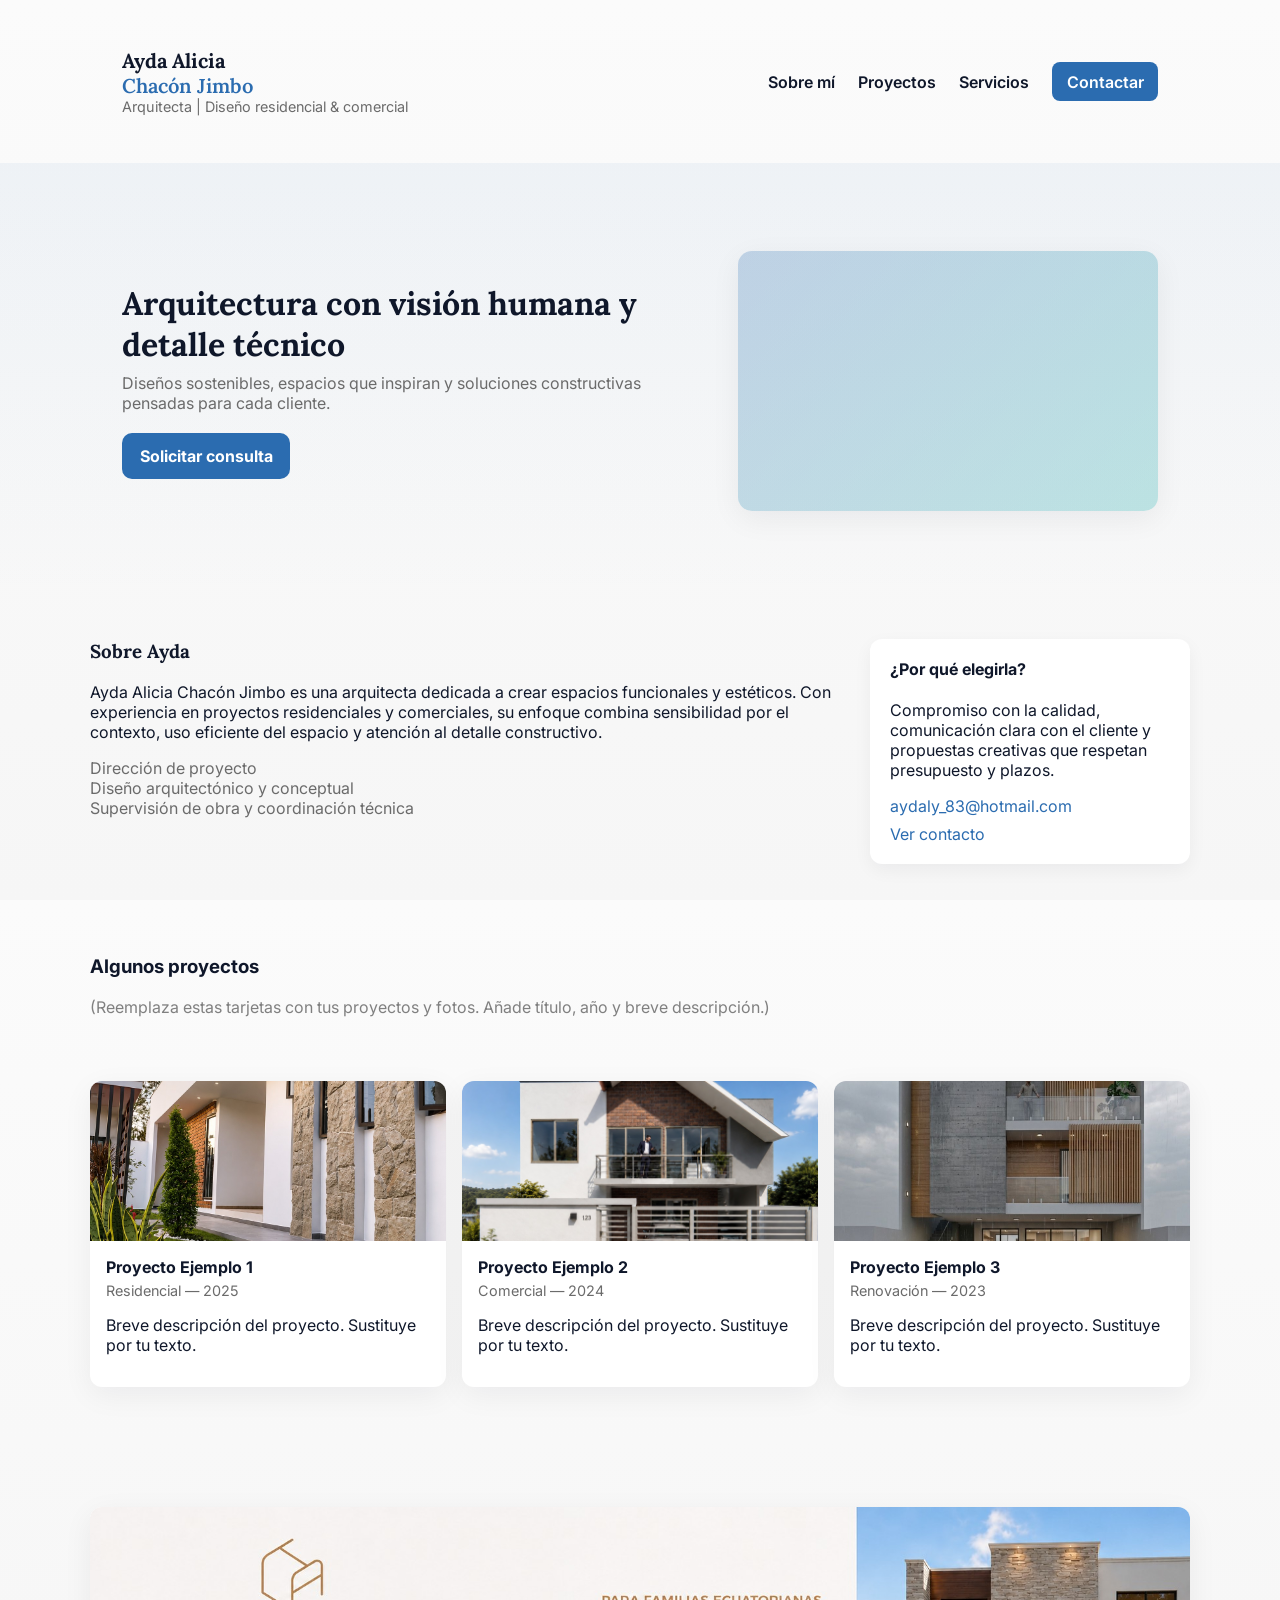
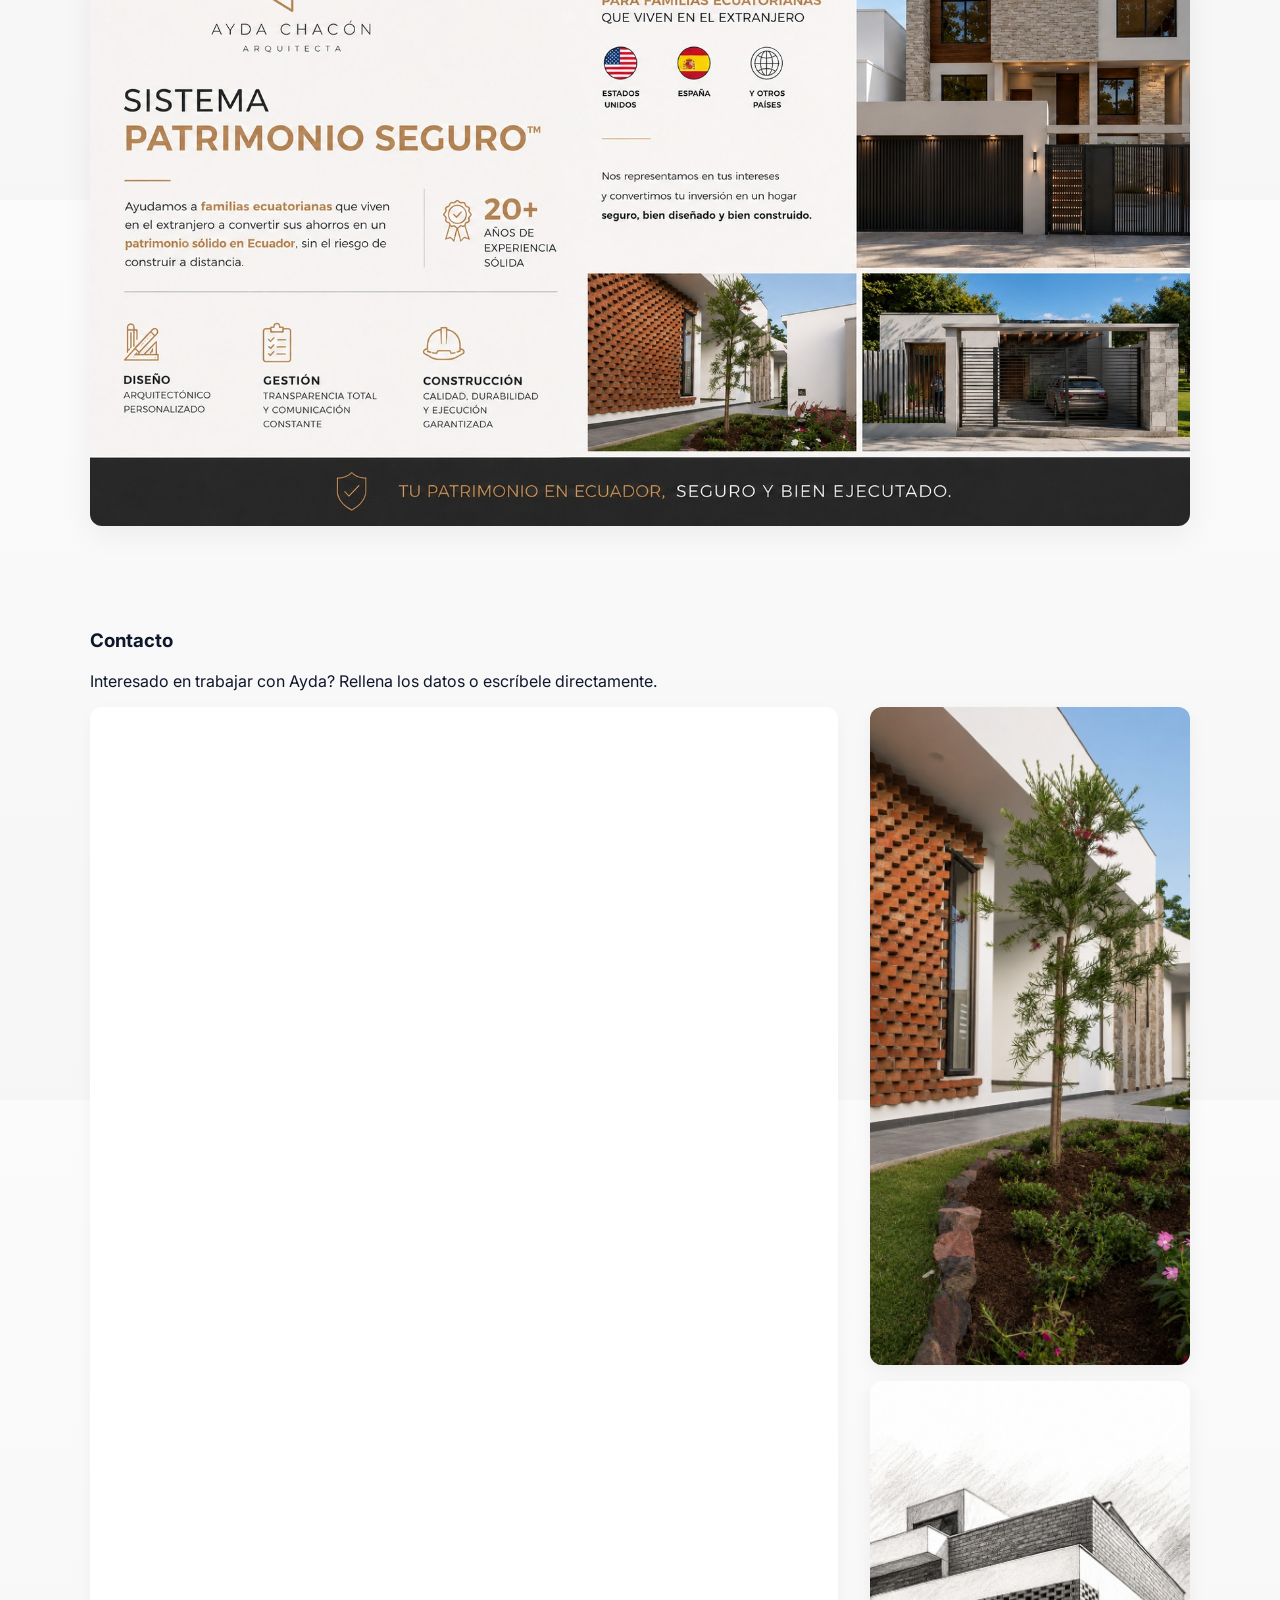
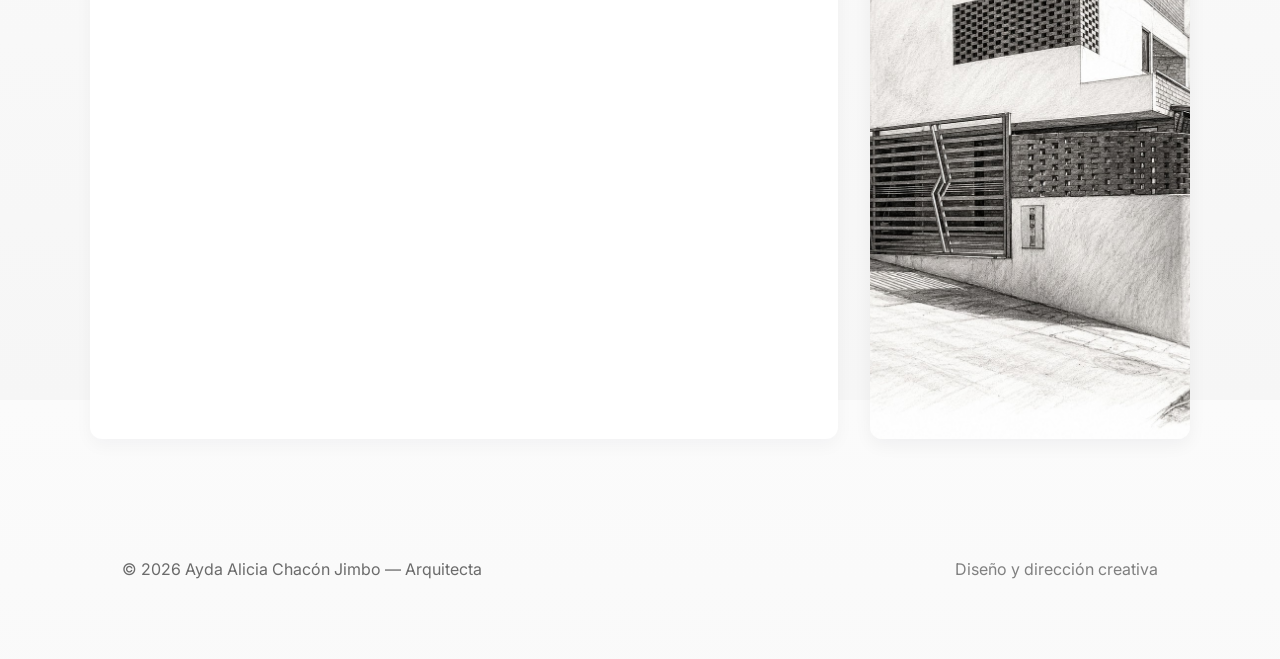
<file: index.html>
<!doctype html>
<html lang="es">
<head>
	<meta charset="utf-8">
	<meta name="viewport" content="width=device-width,initial-scale=1">
	<title>Ayda Alicia Chacón Jimbo — Arquitecta</title>
	<link href="https://fonts.googleapis.com/css2?family=Inter:wght@300;400;600;700&family=Lora:wght@600;700&display=swap" rel="stylesheet">
	<link rel="stylesheet" href="style.css">
</head>
<body>
	<header class="site-header">
		<div class="container site-header__inner">
			<div class="site-header__brand">
				<h1 class="site-header__title">Ayda Alicia <span class="site-header__name">Chacón Jimbo</span></h1>
				<p class="site-header__subtitle">Arquitecta | Diseño residencial & comercial</p>
			</div>
			<nav class="site-nav">
				<a href="#about" class="site-nav__link">Sobre mí</a>
				<a href="#projects" class="site-nav__link">Proyectos</a>
				<a href="#services" class="site-nav__link">Servicios</a>
				<a href="#contact" class="site-nav__link site-nav__link--cta">Contactar</a>
			</nav>
		</div>
	</header>

	<main>
		<section class="hero">
			<div class="container hero__inner">
				<div class="hero__content">
					<h2 class="hero__title">Arquitectura con visión humana y detalle técnico</h2>
					<p class="hero__text">Diseños sostenibles, espacios que inspiran y soluciones constructivas pensadas para cada cliente.</p>
					<a href="#contact" class="button button--primary">Solicitar consulta</a>
				</div>
				<div class="hero__image" aria-hidden="true"></div>
			</div>
		</section>


		<section id="about" class="container about">
			<div class="about__text">
				<h3 class="about__title">Sobre Ayda</h3>
				<p class="about__description">Ayda Alicia Chacón Jimbo es una arquitecta dedicada a crear espacios funcionales y estéticos. Con experiencia en proyectos residenciales y comerciales, su enfoque combina sensibilidad por el contexto, uso eficiente del espacio y atención al detalle constructivo.</p>
				<ul class="about__highlights">
					<li>Dirección de proyecto</li>
					<li>Diseño arquitectónico y conceptual</li>
					<li>Supervisión de obra y coordinación técnica</li>
				</ul>
			</div>
			<aside class="about__card">
				<h4 class="about__card-title">¿Por qué elegirla?</h4>
				<p class="about__card-text">Compromiso con la calidad, comunicación clara con el cliente y propuestas creativas que respetan presupuesto y plazos.</p>
				<div class="about__contact">
					<a href="mailto:aydaly_83@hotmail.com">aydaly_83@hotmail.com</a>
					<a href="#contact">Ver contacto</a>
				</div>
			</aside>
		</section>

		<section id="projects" class="container projects">
			<h3 class="projects__title">Algunos proyectos</h3>
			<p class="text text--muted">(Reemplaza estas tarjetas con tus proyectos y fotos. Añade título, año y breve descripción.)</p>
			<div class="projects__grid">
				<article class="project-card" tabindex="0" role="button" aria-expanded="false">
					<div class="project-card__media">
						<img src="CASA%20CAMPOVERDE2.jpg" alt="Proyecto 1" class="project-card__image">
					</div>
					<div class="project-card__body">
						<h4 class="project-card__title">Proyecto Ejemplo 1</h4>
						<p class="project-card__meta">Residencial — 2025</p>
						<p class="project-card__description">Breve descripción del proyecto. Sustituye por tu texto.</p>
					</div>
				</article>
				<article class="project-card" tabindex="0" role="button" aria-expanded="false">
					<div class="project-card__media">
						<img src="Casa%20Loja%2005-2022.jpg" alt="Proyecto 2" class="project-card__image">
					</div>
					<div class="project-card__body">
						<h4 class="project-card__title">Proyecto Ejemplo 2</h4>
						<p class="project-card__meta">Comercial — 2024</p>
						<p class="project-card__description">Breve descripción del proyecto. Sustituye por tu texto.</p>
					</div>
				</article>
				<article class="project-card" tabindex="0" role="button" aria-expanded="false">
					<div class="project-card__media">
						<img src="Proyecto%20Luna%2001-2026.jpg" alt="Proyecto 3" class="project-card__image">
					</div>
					<div class="project-card__body">
						<h4 class="project-card__title">Proyecto Ejemplo 3</h4>
						<p class="project-card__meta">Renovación — 2023</p>
						<p class="project-card__description">Breve descripción del proyecto. Sustituye por tu texto.</p>
					</div>
				</article>
			</div>
		</section>
		
		<!-- Sección: Sistema de patrimonio seguro -->
		<section id="patrimonio" class="container heritage-section">
			<button class="heritage-card" type="button" aria-label="Mostrar la segunda imagen del Sistema Patrimonio Seguro" aria-pressed="false">
				<span class="heritage-card__inner">
					<span class="heritage-card__face heritage-card__face--front">
						<img src="sistema%20patrimonio%20seguro.jpg" alt="Sistema Patrimonio Seguro, imagen principal" class="heritage-card__image">
					</span>
					<span class="heritage-card__face heritage-card__face--back" aria-hidden="true">
						<img src="sistema%20patrimonio%20seguro2.jpeg" alt="Sistema Patrimonio Seguro, segunda imagen" class="heritage-card__image">
					</span>
				</span>
			</button>
		</section>

		<section id="contact" class="container contact">
			<h3 class="contact__title">Contacto</h3>
			<p class="contact__intro">Interesado en trabajar con Ayda? Rellena los datos o escríbele directamente.</p>
			<div class="contact__grid">
				<!-- Embedded external form (forms.app) -->
				<div class="contact-form">
					<iframe class="contact-form__iframe" data-formsapp-src="https://share.forms.app/form/6a7e65923176fee87c6705e2" title="Formulario de Contacto para Propietarios - Made with forms.app" scrolling="no"></iframe>
					<script src="https://cdn.formsapp.io/embed.js" type="text/javascript" async defer onload="new formsapp('6a7e65923176fee87c6705e2', 'standard', {'width':'100%','height':'1300px','opacity':0}, 'https://share.forms.app');"></script>
				</div>
				<aside class="contact__gallery" aria-label="Imágenes de referencia">
					<img src="Relleno1.png" alt="Imagen de referencia 1" class="contact__gallery-image">
					<img src="Relleno2.jpg" alt="Imagen de referencia 2" class="contact__gallery-image">
				</aside>
			</div>
		</section>
	</main>

	<footer class="site-footer">
		<div class="container site-footer__inner">
			<p>© <span id="year"></span> Ayda Alicia Chacón Jimbo — Arquitecta</p>
			<p class="text text--muted">Diseño y dirección creativa</p>
		</div>
	</footer>

	<script>
		document.getElementById('year').textContent = new Date().getFullYear();

		const siteHeader = document.querySelector('.site-header');
		let lastScrollPosition = window.scrollY;
		let scrollTicking = false;

		const updateHeaderVisibility = () => {
			const currentScrollPosition = window.scrollY;
			const scrollDifference = currentScrollPosition - lastScrollPosition;

			if (currentScrollPosition <= 20 || scrollDifference < 0) {
				siteHeader.classList.remove('site-header--hidden');
			} else if (scrollDifference > 0) {
				siteHeader.classList.add('site-header--hidden');
			}

			lastScrollPosition = currentScrollPosition;
			scrollTicking = false;
		};

		window.addEventListener('scroll', () => {
			if (!scrollTicking) {
				window.requestAnimationFrame(updateHeaderVisibility);
				scrollTicking = true;
			}
		}, { passive: true });

		const heritageCard = document.querySelector('.heritage-card');
		const heritageFront = heritageCard.querySelector('.heritage-card__face--front');
		const heritageBack = heritageCard.querySelector('.heritage-card__face--back');

		heritageCard.addEventListener('click', () => {
			const isFlipped = heritageCard.classList.toggle('heritage-card--flipped');
			heritageFront.setAttribute('aria-hidden', isFlipped);
			heritageBack.setAttribute('aria-hidden', !isFlipped);
			heritageCard.setAttribute(
				'aria-pressed',
				isFlipped
			);
		});

		const projectsGrid = document.querySelector('.projects__grid');
		const projectCards = document.querySelectorAll('.project-card');

		const toggleProjectCard = (selectedCard) => {
			const isActive = selectedCard.classList.contains('project-card--active');

			projectCards.forEach((projectCard) => {
				projectCard.classList.toggle('project-card--active', projectCard === selectedCard && !isActive);
				projectCard.setAttribute('aria-expanded', projectCard === selectedCard && !isActive);
			});

			projectsGrid.classList.toggle('projects__grid--has-active', !isActive);
		};

		projectCards.forEach((projectCard) => {
			projectCard.addEventListener('click', () => toggleProjectCard(projectCard));
			projectCard.addEventListener('keydown', (event) => {
				if (event.key === 'Enter' || event.key === ' ') {
					event.preventDefault();
					toggleProjectCard(projectCard);
				}
			});
		});
	</script>

		<!-- Google tag (gtag.js) -->
	<script async src="https://www.googletagmanager.com/gtag/js?id=G-P64L58QDYN"></script>
	<script>
	  window.dataLayer = window.dataLayer || [];
	  function gtag(){dataLayer.push(arguments);}
	  gtag('js', new Date());
	
	  gtag('config', 'G-P64L58QDYN');
	</script>



</body>
</html>
</file>
<file: style.css>
:root {
	/* Colores y medidas reutilizables en todo el sitio */
	--bg: #faf9f7;
	--card: #ffffff;
	--muted: #6b6b6b;
	--accent: #2b6cb0;
	--accent-2: #0ea5a4;
	--text: #0f172a;
	--radius: 12px;
	--container: 1100px;
	--glass: rgba(255, 255, 255, 0.6);
}

/* Reglas generales */
* {
	box-sizing: border-box;
}

html,
body {
	height: 100%;
}

body {
	margin: 0;
	font-family: Inter, system-ui, Segoe UI, Roboto, Arial, "Helvetica Neue", sans-serif;
	color: var(--text);
	background: linear-gradient(180deg, #fbfbfb, #f6f6f6);
	-webkit-font-smoothing: antialiased;
	-moz-osx-font-smoothing: grayscale;
}

.container {
	max-width: var(--container);
	margin: 0 auto;
	padding: 2rem;
}

/* Encabezado y navegacion */
.site-header {
	background: transparent;
	padding: 1rem 0;
	position: sticky;
	top: 0;
	z-index: 50;
	transform: translateY(0);
	opacity: 1;
	transition: transform 0.35s ease, opacity 0.35s ease;
}

.site-header--hidden {
	transform: translateY(-100%);
	opacity: 0;
	pointer-events: none;
}

.site-header__inner {
	display: flex;
	align-items: center;
	justify-content: space-between;
}

.site-header__title {
	font-family: Lora, serif;
	margin: 0;
	font-weight: 700;
	font-size: 1.25rem;
}

.site-header__name {
	display: block;
	font-weight: 600;
	color: var(--accent);
}

.site-header__subtitle {
	margin: 0;
	color: var(--muted);
	font-size: 0.9rem;
}

.site-nav__link {
	margin-left: 1.2rem;
	color: var(--text);
	text-decoration: none;
	font-weight: 600;
}

.site-nav__link--cta {
	background: var(--accent);
	color: white;
	padding: 0.6rem 0.9rem;
	border-radius: 8px;
}

.site-nav__link:hover {
	opacity: 0.9;
}

/* Botones reutilizables */
.button {
	display: inline-block;
	text-decoration: none;
	font-weight: 700;
}

.button--primary {
	background: var(--accent);
	color: white;
	padding: 0.8rem 1.1rem;
	border-radius: 10px;
}

.button--primary[disabled] {
	opacity: 0.6;
	cursor: not-allowed;
}

/* Seccion principal */
.hero {
	padding: 3.5rem 0;
	background: linear-gradient(180deg, rgba(43, 108, 176, 0.06), transparent);
}

.hero__inner {
	display: grid;
	grid-template-columns: 1fr 420px;
	gap: 2rem;
	align-items: center;
}

.hero__title {
	font-family: Lora, serif;
	font-size: 2rem;
	margin: 0 0 0.5rem;
}

.hero__text {
	color: var(--muted);
	margin: 0 0 1.25rem;
}

.hero__image {
	height: 260px;
	border-radius: 14px;
	background-image: linear-gradient(135deg, rgba(43, 108, 176, 0.25), rgba(14, 165, 164, 0.25));
	box-shadow: 0 8px 30px rgba(15, 23, 42, 0.06);
}

/* Seccion sobre la arquitecta */
.about {
	display: grid;
	grid-template-columns: 1fr 320px;
	gap: 2rem;
	align-items: start;
	padding: 2.5rem 0;
}

.about__title {
	font-family: Lora, serif;
	margin-top: 0;
}

.about__highlights {
	list-style: none;
	padding: 0;
	margin: 1rem 0 0 0;
	color: var(--muted);
}

.about__card {
	background: var(--card);
	padding: 1.25rem;
	border-radius: 12px;
	box-shadow: 0 6px 18px rgba(15, 23, 42, 0.05);
}

.about__card-title {
	margin-top: 0;
}

.about__contact a {
	display: block;
	color: var(--accent);
	text-decoration: none;
	margin-top: 0.5rem;
}

/* Servicios */
.services {
	padding: 2rem 0;
}

.services__grid {
	display: grid;
	grid-template-columns: repeat(3, 1fr);
	gap: 1rem;
}

.services__item {
	background: var(--card);
	padding: 1rem;
	border-radius: 12px;
	box-shadow: 0 6px 18px rgba(15, 23, 42, 0.04);
}

.services__item-title {
	margin: 0 0 0.5rem;
}

/* Proyectos */
.projects {
	padding: 2rem 0;
}

.projects__grid {
	display: grid;
	grid-template-columns: repeat(3, 1fr);
	gap: 1rem;
	padding: 3rem 0;
	align-items: stretch;
}

.project-card {
	position: relative;
	height: 100%;
	background: var(--card);
	border-radius: 12px;
	overflow: hidden;
	box-shadow: 0 8px 30px rgba(15, 23, 42, 0.06);
	display: flex;
	flex-direction: column;
	cursor: pointer;
	transform: scale(1);
	transition: transform 0.45s ease, opacity 0.45s ease, box-shadow 0.45s ease;
}

.projects__grid--has-active .project-card:not(.project-card--active) {
	opacity: 0.7;
	transform: scale(0.88);
}

.project-card--active {
	z-index: 2;
	height: auto;
	transform: scale(1.5);
	box-shadow: 0 18px 45px rgba(15, 23, 42, 0.2);
}

.project-card--active .project-card__description {
	display: none;
}

.project-card:focus-visible {
	outline: 3px solid var(--accent);
	outline-offset: 4px;
}

.project-card__media {
	height: 160px;
	background: var(--card);
	overflow: hidden;
}

.project-card__image {
	width: 100%;
	height: 100%;
	object-fit: cover;
	display: block;
}

.project-card--active .project-card__media {
	height: auto;
	overflow: visible;
}

.project-card--active .project-card__image {
	height: auto;
	object-fit: contain;
}

.project-card__body {
	padding: 1rem;
}

.project-card__title {
	margin: 0;
}

.project-card__meta {
	color: var(--muted);
	font-size: 0.9rem;
	margin: 0.35rem 0;
}

/* Imagen y tarjeta de patrimonio */
.heritage-section {
	padding: 2.5rem 0;
}

.heritage-card {
	position: relative;
	width: 100%;
	padding: 0;
	border: 0;
	font: inherit;
	color: inherit;
	text-align: left;
	cursor: pointer;
	perspective: 1200px;
	background: var(--card);
	border-radius: var(--radius);
	box-shadow: 0 8px 30px rgba(15, 23, 42, 0.06);
	appearance: none;
	-webkit-appearance: none;
}

.heritage-card__inner {
	position: relative;
	display: block;
	width: 100%;
	transform-style: preserve-3d;
	transition: transform 0.7s ease;
}

.heritage-card--flipped .heritage-card__inner {
	transform: rotateY(180deg);
}

.heritage-card__face {
	display: block;
	width: 100%;
	backface-visibility: hidden;
}

.heritage-card__face--back {
	position: absolute;
	top: 0;
	left: 0;
	transform: rotateY(180deg);
}

.heritage-card__image {
	width: 100%;
	height: auto;
	display: block;
	object-fit: contain;
	border-radius: var(--radius);
}

.heritage-card:focus-visible {
	outline: 3px solid var(--accent);
	outline-offset: 4px;
}

.heritage-banner .button--primary {
	background: rgba(255, 255, 255, 0.95);
	border: 1px solid rgba(0, 0, 0, 0.06);
	color: var(--text);
}

/* Formulario y datos de contacto */
.contact {
	padding: 2.5rem 0;
}

.contact__grid {
	display: grid;
	grid-template-columns: 1fr 320px;
	gap: 2rem;
}

.contact-form {
	background: var(--card);
	padding: 1rem;
	border-radius: 12px;
	box-shadow: 0 6px 18px rgba(15, 23, 42, 0.04);
	display: flex;
	flex-direction: column;
	gap: 0.75rem;
	overflow: visible;
}

.contact-form__iframe {
	display: block;
	width: 100%;
	height: 1300px;
	border: 0;
	overflow: hidden;
}

.contact-form__label {
	display: flex;
	flex-direction: column;
	font-size: 0.95rem;
	color: var(--muted);
}

.contact-form__input,
.contact-form__textarea {
	margin-top: 0.45rem;
	padding: 0.6rem;
	border-radius: 8px;
	border: 1px solid #e6e6e6;
}

.contact-form__status {
	min-height: 1.2em;
	margin-bottom: 0.6rem;
	font-weight: 600;
}

.contact-form__status--success {
	color: #059669;
}

.contact-form__status--error {
	color: #b91c1c;
}

.contact__gallery {
	display: grid;
	grid-template-rows: repeat(2, minmax(0, 1fr));
	gap: 1rem;
	min-height: 100%;
}

.contact__gallery-image {
	width: 100%;
	height: 100%;
	min-height: 0;
	object-fit: cover;
	display: block;
	border-radius: var(--radius);
	box-shadow: 0 6px 18px rgba(15, 23, 42, 0.05);
}

/* Pie de pagina */
.site-footer {
	padding: 2rem 0;
	color: var(--muted);
}

.site-footer__inner {
	display: flex;
	justify-content: space-between;
	align-items: center;
}

/* Texto auxiliar */
.text--muted {
	color: var(--muted);
	opacity: 0.85;
}

/* Ajustes para pantallas medianas */
@media (max-width: 980px) {
	.hero__inner {
		grid-template-columns: 1fr;
	}

	.about {
		grid-template-columns: 1fr;
	}

	.services__grid {
		grid-template-columns: 1fr;
	}

	.projects__grid {
		grid-template-columns: repeat(2, 1fr);
	}

	.contact__grid {
		grid-template-columns: 1fr;
	}

	.contact__gallery {
		grid-template-columns: repeat(2, minmax(0, 1fr));
		grid-template-rows: 220px;
	}
}

/* Ajustes para telefonos */
@media (max-width: 620px) {
	.projects__grid {
		grid-template-columns: 1fr;
	}

	.projects__grid {
		padding: 2rem 0;
	}

	.project-card--active {
		transform: scale(1.18);
	}

	.site-nav {
		display: none;
	}

	.site-header__title {
		font-size: 1rem;
	}

	.hero__title {
		font-size: 1.4rem;
	}
}

/* Respeta a usuarios que prefieren menos movimiento */
@media (prefers-reduced-motion: reduce) {
	.site-header {
		transition: none;
	}
}
</file>
